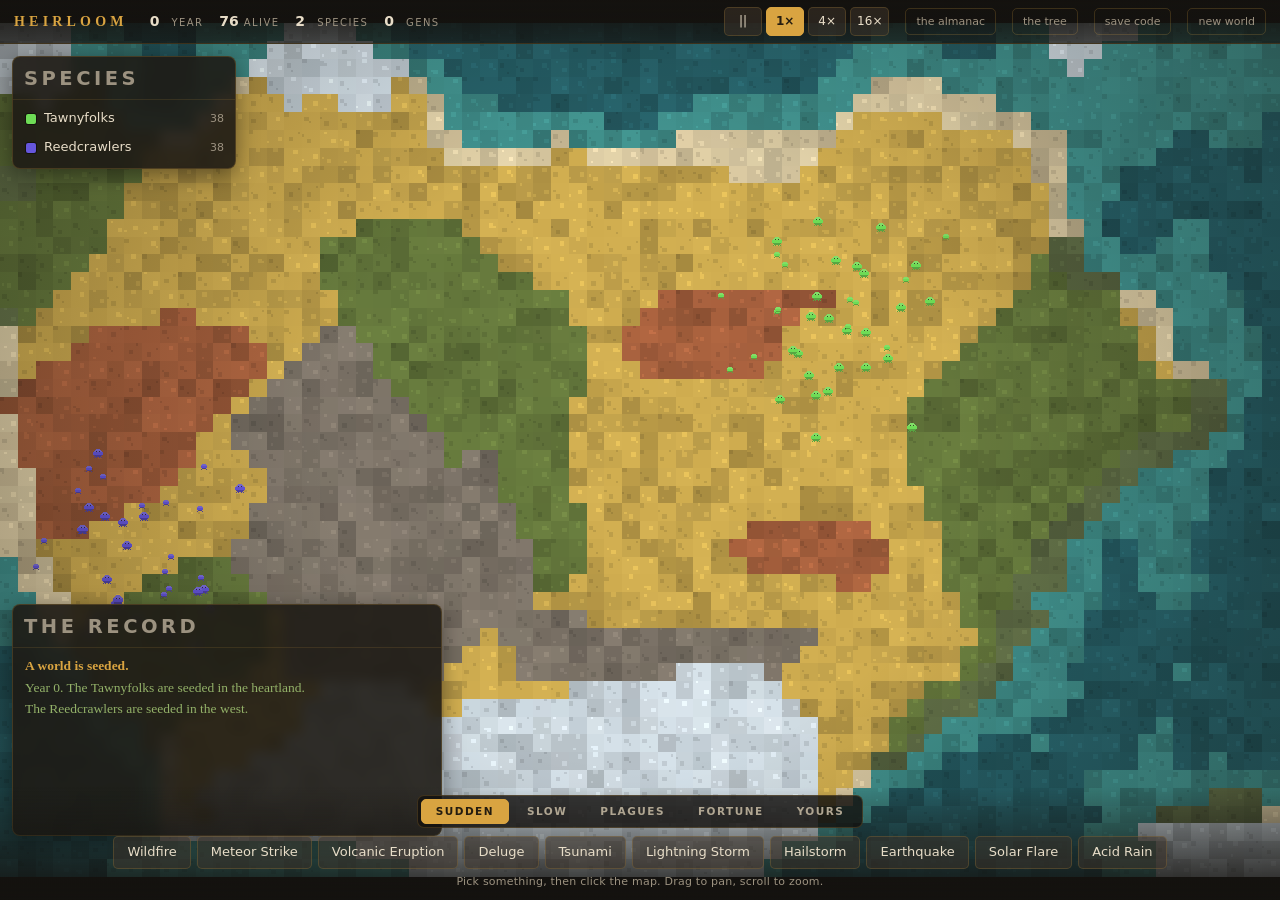
<file: index.html>
<!DOCTYPE html>
<html lang="en">
<head>
<meta charset="utf-8">
<meta name="viewport" content="width=device-width, initial-scale=1, maximum-scale=1, user-scalable=no, viewport-fit=cover">
<title>HEIRLOOM</title>
<link rel="stylesheet" href="css/style.css">
</head>
<body>

<canvas id="world"></canvas>

<div id="topbar">
  <span class="brand">HEIRLOOM</span>
  <span class="stat"><b id="statYear">0</b><i>year</i></span>
  <span class="stat"><b id="statPop">0</b><i>alive</i></span>
  <span class="stat"><b id="statSpecies">0</b><i>species</i></span>
  <span class="stat"><b id="statGen">0</b><i>gens</i></span>
  <span class="spacer"></span>
  <span class="speeds" id="speeds">
    <button data-speed="0" title="Pause (space)">||</button>
    <button data-speed="1" class="on">1&times;</button>
    <button data-speed="4">4&times;</button>
    <button data-speed="16">16&times;</button>
  </span>
  <button id="btnAlmanac" class="ghost" title="The almanac - everything in the game (a)">the almanac</button>
  <button id="btnTree" class="ghost" title="The family tree">the tree</button>
  <button id="btnSave" class="ghost" title="Save code">save code</button>
  <button id="btnNew" class="ghost" title="New world">new world</button>
</div>

<div id="species" class="card">
  <h2>Species</h2>
  <div id="speciesList"></div>
</div>

<div id="inspect" class="card hidden">
  <h2><span id="inspTitle">Creature</span><button id="inspClose" class="x">&times;</button></h2>
  <div id="inspBody"></div>
</div>

<div id="plagues" class="card hidden">
  <h2>Plagues</h2>
  <div id="plagueList"></div>
</div>

<div id="logcard" class="card">
  <h2>The record</h2>
  <div id="log"></div>
</div>

<div id="tools">
  <div class="toolcats" id="toolcats"></div>
  <div class="toolrow" id="disasters"></div>
  <div class="hint" id="hint">Click the map to set the fire.</div>
</div>

<div id="sheet" class="hidden">
  <div class="sheetbox">
    <h2><span id="sheetTitle"></span><button id="sheetClose" class="x">&times;</button></h2>
    <div id="sheetBody"></div>
  </div>
</div>

<div id="toast"></div>

<script src="js/rng.js"></script>
<script src="js/data-traits.js"></script>
<script src="js/data-strains.js"></script>
<script src="js/data-plagues.js"></script>
<script src="js/data-biomes.js"></script>
<script src="js/data-disasters.js"></script>
<script src="js/world.js"></script>
<script src="js/creature.js"></script>
<script src="js/species.js"></script>
<script src="js/sim.js"></script>
<script src="js/plague.js"></script>
<script src="js/log.js"></script>
<script src="js/render.js"></script>
<script src="js/tree.js"></script>
<script src="js/almanac.js"></script>
<script src="js/save.js"></script>
<script src="js/ui.js"></script>
<script src="js/main.js"></script>
</body>
</html>
</file>
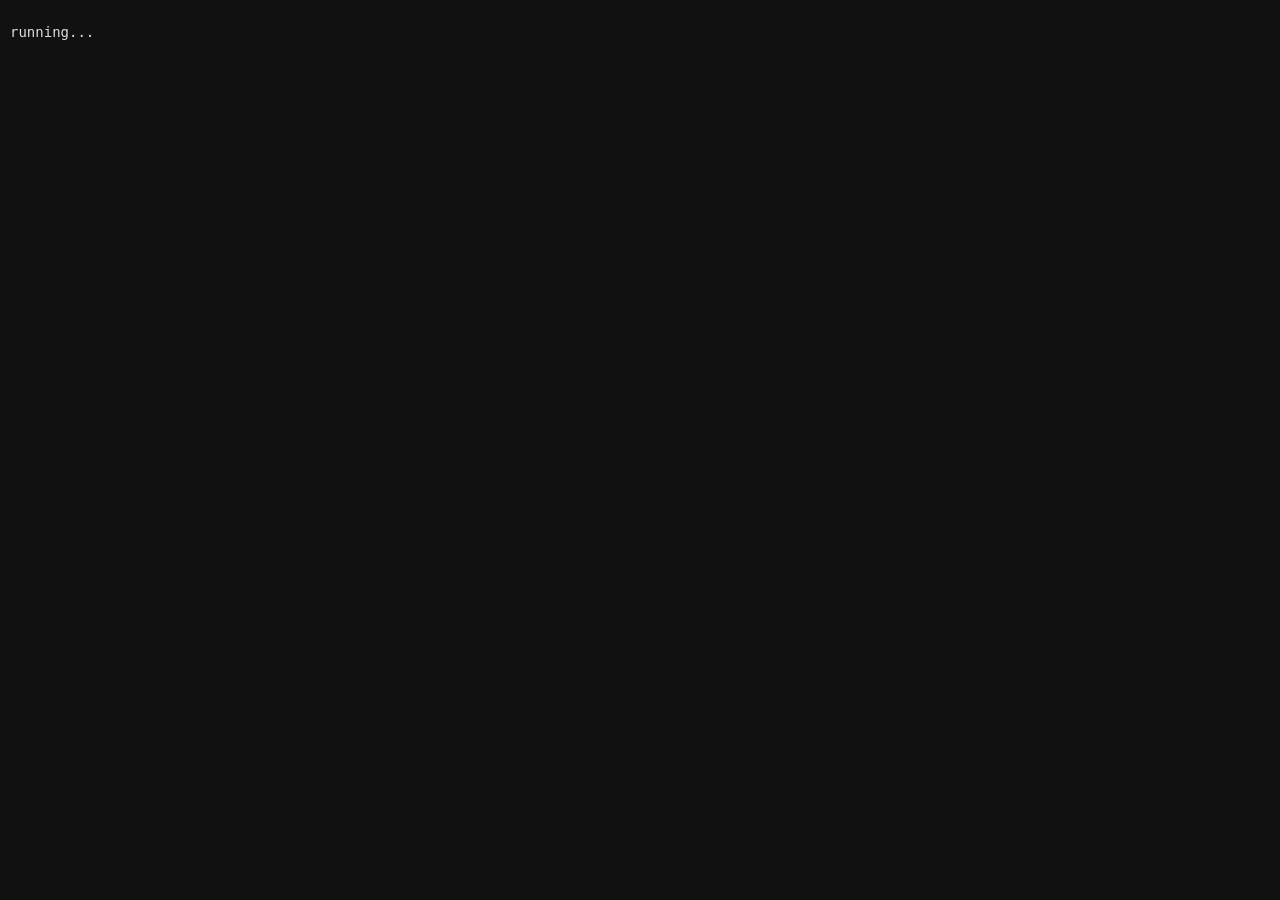
<file: tools/selftest.html>
<!DOCTYPE html><html><head><meta charset="utf-8"><title>HEIRLOOM selftest</title>
<style>body{background:#111;color:#ddd;font:13px monospace;margin:0}
#result{padding:10px;white-space:pre-wrap;font-size:14px}
#stage{position:fixed;left:0;top:0;width:640px;height:420px;opacity:0.001;pointer-events:none}
#world{width:640px;height:420px;display:block}</style></head><body>
<pre id="result">running...</pre>
<div id="stage">
  <canvas id="world"></canvas>
  <div id="topbar"><span id="statYear"></span><span id="statPop"></span><span id="statSpecies"></span><span id="statGen"></span>
    <span id="speeds"><button data-speed="0"></button><button data-speed="1"></button><button data-speed="4"></button><button data-speed="16"></button></span>
    <button id="btnNew"></button></div>
  <div id="species"><h2>Species</h2><div id="speciesList"></div></div>
  <div id="inspect" class="hidden"><span id="inspTitle"></span><button id="inspClose"></button><div id="inspBody"></div></div>
  <div id="plagues" class="hidden"><h2>Plagues</h2><div id="plagueList"></div></div>
  <div id="logcard"><h2>The record</h2><div id="log"></div></div>
  <div id="tools"><div id="toolcats"></div><div id="disasters"></div><div id="hint"></div></div>
  <div id="sheet" class="hidden"><span id="sheetTitle"></span><button id="sheetClose"></button><div id="sheetBody"></div></div>
  <button id="btnTree"></button><button id="btnSave"></button><button id="btnAlmanac"></button>
  <div id="toast"></div>
</div>
<script>
window.__errors = [];
window.onerror = function (m, s, l, c) { window.__errors.push(m + ' @' + (s||'').split('/').pop() + ':' + l); };
window.addEventListener('unhandledrejection', function(e){ window.__errors.push('promise: ' + e.reason); });
</script>
<script src="../js/rng.js"></script>
<script src="../js/data-traits.js"></script>
<script src="../js/data-strains.js"></script>
<script src="../js/data-plagues.js"></script>
<script src="../js/data-biomes.js"></script>
<script src="../js/data-disasters.js"></script>
<script src="../js/world.js"></script>
<script src="../js/creature.js"></script>
<script src="../js/species.js"></script>
<script src="../js/sim.js"></script>
<script src="../js/plague.js"></script>
<script src="../js/log.js"></script>
<script src="../js/render.js"></script>
<script src="../js/tree.js"></script>
<script src="../js/almanac.js"></script>
<script src="../js/save.js"></script>
<script src="../js/ui.js"></script>
<script src="../js/main.js"></script>
<script>
var OUT=[], NL=String.fromCharCode(10), R0=document.getElementById('result');
function say(t){OUT.push(t);R0.textContent=OUT.join(NL);}
function step(label,fn){try{say(label+' : '+fn());}catch(e){say(label+' : THREW '+e.message);}}
function colours(cv,n){
  var g=cv.getContext('2d'), d=g.getImageData(0,0,cv.width,cv.height).data, seen={}, c=0;
  var st=Math.max(4,((d.length/4/n)|0)*4);
  for(var i=0;i<d.length;i+=st){var k=(d[i]<<16)|(d[i+1]<<8)|d[i+2];if(!seen[k]){seen[k]=1;c++;}}
  return c;
}
function ashTiles(S){var n=0;for(var i=0;i<S.world.n;i++)if(S.world.ash[i]>0.05)n++;return n;}
setTimeout(function(){
  OUT.length=0;
  var G=window.Game, S=G&&G.sim, R=G&&G.renderer;
  say('errors      : '+(window.__errors.length?window.__errors.join(' | '):'none'));
  if(!S){say('GAME DID NOT START');return;}
  say('raf running : '+(S.year>0.5?'yes, reached year '+S.year.toFixed(1):'NO (year '+S.year.toFixed(2)+') - background tab throttling'));
  step('alive       ',function(){return S.aliveCount+'  born '+S.stats.born+'  deaths '+S.stats.total;});
  step('species     ',function(){return S.species.map(function(s){return s.plural()+' '+s.pop;}).join(', ');});
  step('world/canvas',function(){return S.world.w+'x'+S.world.h+'  canvas '+R.canvas.width+'x'+R.canvas.height+'  dpr '+R.dpr+'  zoom '+R.cam.z.toFixed(1);});
  step('terrain     ',function(){return R.terrain.width+'x'+R.terrain.height+', '+colours(R.terrain,4000)+' distinct colours';});
  step('draw()      ',function(){R.draw();return 'ok, screen shows '+colours(R.canvas,4000)+' distinct colours';});
  step('sprites     ',function(){return R.sprites.size+' baked from genomes';});
  step('ui          ',function(){return document.getElementById('speciesList').children.length+' species rows, '+document.getElementById('toolcats').children.length+' tabs, '+document.getElementById('disasters').children.length+' buttons in the first tab';});
  step('log         ',function(){return G.log.lines.length+' lines';});
  step('folding     ',function(){
    var sp=document.getElementById('species');
    var was=sp.classList.contains('folded');
    sp.querySelector('h2').dispatchEvent(new MouseEvent('click',{bubbles:true}));
    var now=sp.classList.contains('folded');
    sp.querySelector('h2').dispatchEvent(new MouseEvent('click',{bubbles:true}));
    return (was!==now&&sp.classList.contains('folded')===was)
      ? 'species card folds and unfolds on a tap' : 'FOLD TOGGLE BROKEN';
  });
  step('--topH      ',function(){
    G.measureTop();
    var v=getComputedStyle(document.documentElement).getPropertyValue('--topH').trim();
    return 'top bar measured at '+(v||'NOT SET');
  });
  step('300y by hand',function(){
    var t0=performance.now();
    for(var i=0;i<24*300;i++){ S.tick(1/24); if(i%(24*35)===0&&i) G.fire('wildfire',{}); }
    var ms=performance.now()-t0;
    return 'year '+S.year.toFixed(0)+'  alive '+S.aliveCount+'  born '+S.stats.born+'  ('+(24*300/(ms/1000)).toFixed(0)+' ticks/s in-browser)';
  });
  step('speciation  ',function(){
    var kids=S.species.filter(function(s){return s.parent;});
    return S.species.length+' species ever, '+kids.length+' from splits, '+S.livingSpecies().length+' alive'+
      (kids.length?'  ('+kids.map(function(k){return k.plural()+' from '+k.parent.plural()+' y'+k.founded;}).join('; ')+')':'');
  });
  step('strains     ',function(){
    return S.discovered.size+' discovered: '+(S.discovered.size?Array.from(S.discovered).join(', '):'none');
  });
  step('genomes     ',function(){
    var m={},n=0,tt=0,live=0;
    S.creatures.forEach(function(c){if(c.alive){m[c.mask]=1;tt+=c.d.traits.length;live++;}});
    for(var k in m)n++;
    return n+' distinct, avg '+(tt/Math.max(1,live)).toFixed(2)+' traits each';
  });
  step('sprite cache',function(){R.draw();return R.sprites.size+' baked';});
  var before=0;
  step('set a fire  ',function(){
    before=S.aliveCount;
    var sp=S.livingSpecies()[0];
    var line=G.fire('wildfire', sp?{x:Math.round(sp.cx),y:Math.round(sp.cy)}:{});
    return (line||'FAILED TO IGNITE')+'   '+S.world.fires.length+' tiles alight';
  });
  step('run 6y more ',function(){
    for(var i=0;i<24*6;i++) S.tick(1/24);
    return 'alive '+S.aliveCount+' (was '+before+')  burned total '+S.stats.burned+'  ash tiles '+ashTiles(S);
  });
  var pbefore=0;
  function sick(){var n=0;S.creatures.forEach(function(c){if(c.alive&&c.inf)n++;});return n;}
  step('a plague    ',function(){
    pbefore=S.aliveCount;
    var sp=S.livingSpecies()[0];
    var line=G.fire('plague-whisper', sp?{x:Math.round(sp.cx),y:Math.round(sp.cy)}:{});
    return (line||'FAILED TO INFECT')+'   '+sick()+' infected now';
  });
  step('run 45y more',function(){
    var peak=0,trough=S.aliveCount;
    for(var i=0;i<24*45;i++){S.tick(1/24);
      if(i%12===0){var n=sick();if(n>peak)peak=n;}
      if(S.aliveCount<trough)trough=S.aliveCount;}
    return 'alive '+S.aliveCount+' (was '+pbefore+', trough '+trough+')  peak sick '+peak+
           '  plague deaths '+S.stats.plague;
  });
  step('plague evo  ',function(){
    var all=S.plagues.concat(S.pastPlagues);
    if(!all.length) return 'NO LINEAGES AT ALL';
    return all.length+' lineages ('+S.plagues.length+' live): '+all.slice(0,3).map(function(p){
      return p.name+' spread '+p.transmission.toFixed(1)+' kills '+p.lethality.toFixed(2)+' R'+p.spreadRate().toFixed(1);
    }).join('; ');
  });
  step('immunity    ',function(){
    var n=0,g=0;S.creatures.forEach(function(c){if(c.alive&&c.imm){n++;for(var k in c.imm)if(c.imm[k]>g)g=c.imm[k];}});
    return n+' alive carry immune memory, deepest strain survived gen'+g;
  });
  step('plague panel',function(){
    window.UI.refresh();
    var card=document.getElementById('plagues');
    return document.getElementById('plagueList').children.length+' rows, card '+
      (card.classList.contains('hidden')?'hidden (nothing live)':'showing');
  });
  step('save code   ',function(){
    var code=window.SaveCode.encode(G);
    var back=window.SaveCode.decode(code);
    if(typeof back==='string')return 'REFUSED ITS OWN CODE: '+back;
    return code.length+' chars, '+back.events.length+' events, '+Math.round(back.ticks/24)+' years  ['+code.slice(0,64)+'...]';
  });
  step('save refuses',function(){
    var junk=['','hello','H1|s'],out=[];
    for(var i=0;i<junk.length;i++){var r=window.SaveCode.decode(junk[i]);
      out.push(typeof r==='string'?'refused':'ACCEPTED JUNK');}
    return out.join(', ');
  });
  step('family tree ',function(){
    window.UI.showTree();
    var body=document.getElementById('sheetBody');
    if(!body.querySelector('svg')){window.UI.closeSheet();return 'NO SVG';}
    var bars=(body.innerHTML.match(/<rect/g)||[]).length;
    var lines=(body.innerHTML.match(/<path/g)||[]).length;
    var dirty=/NaN|undefined|Infinity/.test(body.innerHTML);
    window.UI.closeSheet();
    return bars+' bars and '+lines+' split lines for '+S.species.length+' species, '+
      (dirty?'BAD NUMBERS IN SVG':'numbers clean')+', '+S.timeline.length+' disasters marked';
  });
  step('almanac     ',function(){
    var out=[],dirty=0,empty=[];
    for(var i=0;i<window.Almanac.TABS.length;i++){
      var t=window.Almanac.TABS[i];
      window.UI.showAlmanac(t.id);
      var body=document.getElementById('sheetBody');
      var cards=body.querySelectorAll('.alm').length;
      var got=body.querySelectorAll('.alm.got').length;
      var tabs=body.querySelectorAll('.almtab.on').length;
      if(/NaN|undefined|Infinity/.test(body.innerHTML))dirty++;
      if(!cards||tabs!==1)empty.push(t.id);
      out.push(t.id+' '+got+'/'+cards);
    }
    // The reveal toggle has to be a real button that really re-renders.
    window.UI.showAlmanac('strains');
    var before=document.getElementById('sheetBody').innerHTML.length;
    var rev=document.getElementById('almReveal');
    if(rev)rev.click();
    var after=document.getElementById('sheetBody').innerHTML.length;
    if(document.getElementById('almReveal'))document.getElementById('almReveal').click();
    window.UI.closeSheet();
    return out.join(', ')+' found'+
      (dirty?'  BAD NUMBERS on '+dirty+' tabs':'  numbers clean')+
      (empty.length?'  EMPTY: '+empty.join(','):'')+
      '  reveal '+(after>before?'grew the page by '+(after-before)+' chars':'DID NOTHING');
  });
  step('save sheet  ',function(){
    window.UI.showSave();
    var box=document.getElementById('savebox');
    var ok=box&&box.value.indexOf('H1|')===0;
    var open=window.UI.sheetOpen();
    window.UI.closeSheet();
    return (ok?'textarea prefilled':'SAVE SHEET BROKEN')+', sheet opened '+open+', closes '+!window.UI.sheetOpen();
  });
  step('redraw      ',function(){R.draw();return 'ok, '+colours(R.canvas,4000)+' distinct colours';});
  step('log tail    ',function(){return G.log.lines.slice(-5).map(function(l){return l.text;}).join('  //  ');});
  // The one path the synchronous steps cannot reach: the real chunked restore.
  function print(S2){
    return [S2.year.toFixed(4), S2.aliveCount, S2.stats.born, S2.stats.total,
      S2.species.map(function(x){return x.plural()+':'+x.pop+':'+x.founded;}).join(','),
      S2.plagues.concat(S2.pastPlagues).map(function(p){return p.name+':'+p.everInfected;}).sort().join(','),
      S2.creatures.filter(function(c){return c.alive;}).map(function(c){
        return c.mask+'@'+c.x.toFixed(3)+','+c.y.toFixed(3);}).sort().join('|')].join(' ~ ');
  }
  G.setSpeed(0);
  S.census();   // restore ends with one, so both sides must have had one
  var wanted=print(S), code2=window.SaveCode.encode(G);
  say('restoring   : replaying '+Math.round(window.SaveCode.decode(code2).ticks/24)+' years from the code...');
  window.SaveCode.restore(G, window.SaveCode.decode(code2), null, function(){
    G.setSpeed(0);
    var got=print(G.sim);
    if(got===wanted) say('round trip  : EXACT - same year, population, species, plagues and every genome/position');
    else{
      var w=wanted.split(' ~ '), g=got.split(' ~ '), names=['year','alive','born','deaths','species','plagues','creatures'];
      var diff=[];for(var i=0;i<w.length;i++)if(w[i]!==g[i])diff.push(names[i]);
      say('round trip  : DIFFERS in '+diff.join(', '));
      say('        was : '+wanted.slice(0,150));
      say('        got : '+got.slice(0,150));
    }
    say('errors after: '+(window.__errors.length?window.__errors.join(' | '):'none'));
  });
},2000);
</script></body></html>
</file>
<file: css/style.css>
/* HEIRLOOM - warm, calm, documentary. Cream, gold, peach, rust, teal. */

:root{
  --bg:#14120f;
  --panel:rgba(31,27,22,0.90);
  --panel-solid:#1f1b16;
  --edge:rgba(217,164,65,0.20);
  --edge-hot:rgba(217,164,65,0.55);
  --ink:#e8ddc8;
  --muted:#9c9280;
  --gold:#d9a441;
  --rust:#c8663a;
  --green:#93b169;
  --teal:#5fa8a2;
}

*{box-sizing:border-box}
html,body{height:100%;margin:0}
body{
  background:var(--bg); color:var(--ink); overflow:hidden;
  font:13px/1.45 "Segoe UI", Roboto, -apple-system, system-ui, sans-serif;
  -webkit-font-smoothing:antialiased; user-select:none;
}

#world{position:fixed;inset:0;width:100%;height:100%;display:block;cursor:grab;image-rendering:pixelated}
#world.dragging{cursor:grabbing}
#world.aiming{cursor:crosshair}

/* ---- top bar ---- */
#topbar{
  position:fixed;top:0;left:0;right:0;height:44px;z-index:20;
  display:flex;align-items:center;gap:16px;padding:0 14px;
  background:linear-gradient(180deg,rgba(20,18,15,0.96),rgba(20,18,15,0.70));
  border-bottom:1px solid var(--edge);
}
.brand{
  font:600 14px/1 Georgia,"Iowan Old Style","Palatino Linotype",serif;
  letter-spacing:.30em; color:var(--gold); padding-right:6px;
}
.stat{display:flex;align-items:baseline;gap:5px}
.stat b{font-weight:600;font-size:14px;color:var(--ink);font-variant-numeric:tabular-nums;min-width:1.2em}
.stat i{font-style:normal;font-size:10px;letter-spacing:.14em;text-transform:uppercase;color:var(--muted)}
.spacer{flex:1}

button{
  font:inherit;color:var(--ink);background:rgba(60,52,42,0.55);
  border:1px solid var(--edge);border-radius:5px;padding:5px 10px;cursor:pointer;
  transition:background .12s,border-color .12s,color .12s;
}
button:hover{background:rgba(90,76,58,0.7);border-color:var(--edge-hot)}
button.on{background:var(--gold);border-color:var(--gold);color:#241c10;font-weight:600}
button.ghost{background:transparent;color:var(--muted);font-size:11px}
button.ghost:hover{color:var(--ink)}
.speeds{display:flex;gap:4px}
.speeds button{min-width:38px;text-align:center;padding:5px 6px;font-size:12px}

/* ---- floating cards ---- */
.card{
  position:fixed;z-index:15;background:var(--panel);
  border:1px solid var(--edge);border-radius:8px;
  backdrop-filter:blur(6px);-webkit-backdrop-filter:blur(6px);
  box-shadow:0 6px 22px rgba(0,0,0,0.42);
}
.card h2{
  margin:0;padding:8px 11px 6px;font:600 10px/1 inherit;
  letter-spacing:.18em;text-transform:uppercase;color:var(--muted);
  border-bottom:1px solid rgba(217,164,65,0.13);
  display:flex;align-items:center;justify-content:space-between;
}
.card .x{background:none;border:none;color:var(--muted);padding:0 2px;font-size:16px;line-height:1}
.card .x:hover{color:var(--ink);background:none}
.hidden{display:none !important}

#species{top:56px;left:12px;width:224px;max-height:38vh;display:flex;flex-direction:column}
#speciesList{overflow-y:auto;padding:4px 0 6px}

.sp{display:flex;align-items:center;gap:8px;padding:5px 11px;cursor:pointer;border-left:2px solid transparent}
.sp:hover{background:rgba(217,164,65,0.07)}
.sp.sel{background:rgba(217,164,65,0.12);border-left-color:var(--gold)}
.sp .dot{width:10px;height:10px;border-radius:2px;flex:0 0 auto;box-shadow:0 0 0 1px rgba(0,0,0,0.45)}
.sp .nm{flex:1;overflow:hidden;text-overflow:ellipsis;white-space:nowrap}
.sp .pp{color:var(--muted);font-variant-numeric:tabular-nums;font-size:11px}
.sp.gone .nm{color:var(--muted);text-decoration:line-through}
.sp.gone .dot{opacity:.35}

#inspect{top:56px;right:12px;width:250px;max-height:62vh;display:flex;flex-direction:column}
#inspBody{overflow-y:auto;padding:8px 11px 11px}
.kv{display:flex;justify-content:space-between;gap:8px;padding:2px 0;font-size:12px}
.kv span{color:var(--muted)}
.kv b{font-weight:500;font-variant-numeric:tabular-nums}
.trait{padding:6px 8px;margin:5px 0;background:rgba(60,52,42,0.4);border-left:2px solid var(--gold);border-radius:0 4px 4px 0}
.trait .tn{font-weight:600;font-size:12px;display:flex;justify-content:space-between}
.trait .tn em{font-style:normal;color:var(--gold);font-size:11px}
.trait .td{color:var(--muted);font-size:11px;line-height:1.35;margin-top:2px}
.trait .tc{color:var(--rust);font-size:11px;line-height:1.35;margin-top:2px}
.sub{font-size:10px;letter-spacing:.16em;text-transform:uppercase;color:var(--muted);margin:10px 0 2px}

/* ---- plagues ---- */
#plagues{right:12px;bottom:64px;width:250px;max-height:34vh;display:flex;flex-direction:column}
#plagueList{overflow-y:auto;padding:4px 0 6px}
.pl{padding:4px 11px 5px}
.pl+.pl{border-top:1px solid rgba(217,164,65,0.08)}
.pl .pn{display:flex;align-items:center;gap:7px;font-size:12px}
.pl .pn span{flex:1;overflow:hidden;text-overflow:ellipsis;white-space:nowrap}
.pl .pn b{font-weight:600;font-variant-numeric:tabular-nums;color:var(--ink)}
.pl .dot{width:8px;height:8px;border-radius:50%;flex:0 0 auto;box-shadow:0 0 0 1px rgba(0,0,0,0.5)}
.pl .pv{font-size:10.5px;color:var(--muted);margin:1px 0 0 15px;font-variant-numeric:tabular-nums}
.pl.fading .pn span{color:var(--muted)}
.pmore{font-size:10.5px;color:var(--muted);padding:3px 11px 0;font-style:italic}

/* ---- the record ---- */
#logcard{left:12px;bottom:64px;width:min(430px,calc(100vw - 24px));height:min(232px,32vh);display:flex;flex-direction:column}
#log{
  flex:1;overflow-y:auto;padding:7px 12px 10px;
  font:13.5px/1.5 Georgia,"Iowan Old Style","Palatino Linotype",serif;
}
.logline{margin:1px 0;color:#d8ceb8}
.logline.event{color:var(--gold);font-weight:600}
.logline.death{color:#d4886a}
.logline.life{color:var(--green)}
.logline.split{color:#e5c46a;font-weight:600}
.logline.plain{color:#a99f8b}

/* ---- tools ---- */
#tools{position:fixed;left:0;right:0;bottom:0;z-index:18;padding:8px 12px 10px;
  display:flex;flex-direction:column;align-items:center;gap:5px;
  background:linear-gradient(0deg,rgba(20,18,15,0.94),rgba(20,18,15,0));}
.toolrow{display:flex;gap:6px;flex-wrap:wrap;justify-content:center}
.toolrow button{padding:6px 13px}
.toolrow button.armed{background:var(--rust);border-color:var(--rust);color:#fff}
.hint{font-size:11px;color:var(--muted);min-height:14px;letter-spacing:.02em}

#toast{
  position:fixed;left:50%;top:58px;transform:translateX(-50%);z-index:30;
  background:rgba(31,27,22,0.95);border:1px solid var(--edge-hot);border-radius:6px;
  padding:7px 15px;font-size:12.5px;color:var(--ink);opacity:0;pointer-events:none;
  transition:opacity .25s;
}
#toast.show{opacity:1}

::-webkit-scrollbar{width:8px;height:8px}
::-webkit-scrollbar-track{background:transparent}
::-webkit-scrollbar-thumb{background:rgba(217,164,65,0.22);border-radius:4px}
::-webkit-scrollbar-thumb:hover{background:rgba(217,164,65,0.4)}

@media (max-width:760px){
  #species{max-height:26vh;width:180px}
  #logcard{width:calc(100vw - 24px);height:150px;bottom:74px}
  #inspect{width:calc(100vw - 24px);right:12px;left:12px;max-height:44vh}
  #plagues{width:180px;max-height:24vh;bottom:74px}
  .stat i{display:none}
  .brand{letter-spacing:.18em}
}

/* ---- strains, flaws, lineage ---- */
.strain{padding:7px 9px;margin:6px 0;border-radius:0 4px 4px 0;
  background:linear-gradient(90deg,rgba(217,164,65,0.22),rgba(217,164,65,0.06));
  border-left:2px solid var(--gold)}
.strain .tn{font-weight:600;font-size:12.5px;display:flex;justify-content:space-between;color:#f0dda8}
.strain .tn em{font-style:normal;color:var(--gold);font-size:9px;letter-spacing:.16em;text-transform:uppercase}
.strain .td{color:#c8bda4;font-size:11px;line-height:1.4;margin-top:3px}
.flaw{padding:7px 9px;margin:6px 0;border-radius:0 4px 4px 0;
  background:rgba(120,80,70,0.20);border-left:2px solid #a86048}
.flaw .tn{font-weight:600;font-size:12.5px;display:flex;justify-content:space-between;color:#e0a48c}
.flaw .tn em{font-style:normal;color:#a86048;font-size:9px;letter-spacing:.16em;text-transform:uppercase}
.flaw .td{color:#bda79c;font-size:11px;line-height:1.4;margin-top:3px}
.lineage{font-size:11px;line-height:1.45;color:var(--muted);margin:6px 0 2px;
  padding-left:8px;border-left:1px solid rgba(217,164,65,0.28)}
.lineage b{color:var(--ink);font-weight:500}
.sp .star{font-style:normal;color:var(--gold);font-size:13px;line-height:1;margin:0 3px 0 -2px}

/* ---- disaster category tabs ---- */
.toolcats{display:flex;gap:3px;margin-bottom:3px;padding:3px;border-radius:7px;
  background:rgba(20,18,15,0.82);border:1px solid var(--edge)}
.toolcats .cat{padding:4px 14px;font-size:10.5px;font-weight:600;letter-spacing:.14em;
  text-transform:uppercase;background:transparent;border-color:transparent;
  color:#b0a692;border-radius:5px}
.toolcats .cat:hover{color:var(--ink);background:rgba(217,164,65,0.08)}
.toolcats .cat.on{color:#241c10;background:var(--gold);border-color:var(--gold)}
.toolrow button.good{border-color:rgba(147,177,105,0.4)}
.toolrow button.good:hover{background:rgba(147,177,105,0.24)}
.toolrow button.slow{border-color:rgba(95,168,162,0.4)}
.toolrow button.slow:hover{background:rgba(95,168,162,0.22)}
.toolrow button.plague{border-color:rgba(185,168,216,0.45)}
.toolrow button.plague:hover{background:rgba(185,168,216,0.20)}
.toolrow button.player{border-color:rgba(217,164,65,0.5)}

/* ---- the full-screen sheet: the tree, and the save code ---- */
#sheet{
  position:fixed;inset:0;z-index:40;display:flex;align-items:center;justify-content:center;
  padding:26px;background:rgba(12,11,9,0.74);
  backdrop-filter:blur(3px);-webkit-backdrop-filter:blur(3px);
}
#sheet .sheetbox{
  background:var(--panel);border:1px solid var(--edge);border-radius:9px;
  box-shadow:0 14px 46px rgba(0,0,0,0.6);
  width:min(560px,100%);max-height:100%;display:flex;flex-direction:column;
}
#sheet.wide .sheetbox{width:min(1180px,100%)}
#sheet h2{
  margin:0;padding:9px 12px 7px;font:600 10px/1 inherit;
  letter-spacing:.18em;text-transform:uppercase;color:var(--muted);
  border-bottom:1px solid rgba(217,164,65,0.13);
  display:flex;align-items:center;justify-content:space-between;
}
#sheet .x{background:none;border:none;color:var(--muted);padding:0 2px;font-size:17px;line-height:1}
#sheet .x:hover{color:var(--ink);background:none}
#sheetBody{overflow:auto;padding:12px 14px 15px}

.treehead{
  font:13px/1.5 Georgia,"Iowan Old Style","Palatino Linotype",serif;
  color:var(--muted);margin:0 0 8px 2px;
}
.treeplot{min-width:520px}
.treeplot svg{display:block}

.sheetnote{
  margin:0 0 9px;font:13px/1.5 Georgia,"Iowan Old Style","Palatino Linotype",serif;color:#c8bda4;
}
#savebox{
  width:100%;height:112px;box-sizing:border-box;resize:vertical;
  background:rgba(12,11,9,0.6);color:var(--ink);
  border:1px solid var(--edge);border-radius:5px;padding:8px 9px;
  font:11.5px/1.45 ui-monospace,Consolas,monospace;word-break:break-all;
}
#savebox:focus{outline:none;border-color:var(--gold)}
.sheetrow{display:flex;align-items:center;gap:8px;margin-top:9px}
.sheetrow button{padding:6px 13px}
#saveMsg{font-size:11.5px;color:var(--gold)}

@media (max-width:760px){
  #sheet{padding:10px}
  #sheetBody{padding:9px 10px 12px}
}

/* ---- small screens ------------------------------------------------------
   Phones, in both orientations, and any short desktop window. The map is 3:2
   and a portrait phone is about 1:2.2, so the world can never fill the screen;
   this leans into that rather than fighting it. The two list panels fold to
   their title bar (tap to open), the disaster row scrolls sideways instead of
   wrapping into five rows of buttons, and the top bar may take a second line -
   which is why its height is measured in main.js and handed back as --topH.
   Everything here is an override, so the desktop layout above is untouched.  */
:root{--topH:56px}

@media (max-width:700px), (max-height:520px){
  #topbar{
    height:auto;min-height:38px;flex-wrap:wrap;gap:4px 8px;
    padding:4px 8px 5px;padding-top:calc(4px + env(safe-area-inset-top));
  }
  .brand{font-size:11.5px;letter-spacing:.14em;padding-right:0}
  .stat b{font-size:13px}
  #topbar .spacer{display:none}
  #topbar button{padding:4px 8px;font-size:11px}
  .speeds button{padding:4px 7px}

  #species{top:var(--topH);max-height:22vh}
  #inspect{top:var(--topH);max-height:52vh}
  #logcard{bottom:calc(90px + env(safe-area-inset-bottom));height:20vh}
  #plagues{top:auto;bottom:calc(90px + env(safe-area-inset-bottom));max-height:19vh}

  .card h2{padding:7px 10px 5px;cursor:pointer}
  .card.folded{max-height:none}
  .card.folded > :not(h2){display:none}
  .card h2::after{content:'\2013';color:var(--gold);opacity:.65;font-size:13px;line-height:1}
  .card.folded h2::after{content:'+'}
  #inspect h2::after{content:none}
  #logcard.folded{height:auto}

  #tools{padding:4px 0 calc(5px + env(safe-area-inset-bottom))}
  .toolcats{margin-bottom:3px}
  .toolcats .cat{padding:5px 10px;font-size:10px;letter-spacing:.1em}
  .toolrow{
    flex-wrap:nowrap;overflow-x:auto;justify-content:flex-start;
    width:100%;padding:1px 8px 3px;gap:5px;
    scrollbar-width:none;-webkit-overflow-scrolling:touch;
  }
  .toolrow::-webkit-scrollbar{display:none}
  .toolrow button{flex:0 0 auto;padding:7px 12px;font-size:12px}
  .hint{display:none}

  #toast{top:calc(var(--topH) + 4px)}
  #sheet{padding:8px}
  #sheetBody{padding:9px 10px 12px}
  .treeplot{min-width:620px}
}

/* Portrait: everything is full width, and the record and the plague panel
   stack rather than sitting side by side. */
@media (max-width:700px){
  #species,#inspect,#logcard,#plagues{left:8px;right:8px;width:auto}
  #plagues{max-height:17vh}
  #plagues:not(.hidden) ~ #logcard{
    bottom:calc(90px + 17vh + 8px + env(safe-area-inset-bottom));
  }
}

/* Landscape on a phone: short and wide. Keep the two bottom panels side by
   side so the map keeps as much height as it can. */
@media (min-width:701px) and (max-height:520px){
  #species{width:190px;max-height:30vh}
  #logcard{width:min(360px,44vw);height:29vh}
  #plagues{width:210px;max-height:29vh}
  #inspect{width:220px}
}

/* ---- the almanac --------------------------------------------------------
   Everything in the game, in the same sheet the tree and the save code use.
   Two columns of cards on a desktop, one on a phone. A card the world has
   actually shown you is lit; one it has not is dimmed and says so.          */
.almtabs{
  display:flex;gap:3px;padding:3px;margin:0 0 10px;border-radius:7px;
  background:rgba(20,18,15,0.6);border:1px solid var(--edge);
  position:sticky;top:0;z-index:2;
}
.almtabs .almtab{
  flex:1;padding:5px 10px;font-size:10.5px;font-weight:600;letter-spacing:.13em;
  text-transform:uppercase;background:transparent;border-color:transparent;
  color:#b0a692;border-radius:5px;white-space:nowrap;
}
.almtabs .almtab:hover{color:var(--ink);background:rgba(217,164,65,0.08)}
.almtabs .almtab.on{color:#241c10;background:var(--gold);border-color:var(--gold)}

.almhead{display:flex;align-items:flex-start;gap:14px;margin:0 2px 12px}
.almhead p{
  margin:0;flex:1;font:13px/1.55 Georgia,"Iowan Old Style","Palatino Linotype",serif;
  color:#c8bda4;
}
.almcount{
  flex:0 0 auto;font-size:10px;letter-spacing:.14em;text-transform:uppercase;
  color:var(--muted);border:1px solid var(--edge);border-radius:5px;
  padding:5px 9px;white-space:nowrap;
}
.almcount b{color:var(--gold);font-size:13px;font-weight:600}

.almsub{
  font-size:10px;letter-spacing:.18em;text-transform:uppercase;color:var(--muted);
  margin:16px 2px 6px;padding-bottom:4px;border-bottom:1px solid rgba(217,164,65,0.13);
}
.almtoggle{margin:0 2px 10px}
.almtoggle button{font-size:11px;padding:4px 10px;color:var(--muted)}
.almtoggle button:hover{color:var(--ink)}

.almgrid{display:grid;grid-template-columns:repeat(2,minmax(0,1fr));gap:8px}
.alm{
  padding:8px 10px 9px;border-radius:0 5px 5px 0;
  background:rgba(60,52,42,0.26);border-left:2px solid rgba(217,164,65,0.28);
  opacity:.62;transition:opacity .12s;
}
.alm.got{opacity:1;background:rgba(60,52,42,0.46);border-left-color:var(--gold)}
.alm.strain.got{background:linear-gradient(90deg,rgba(217,164,65,0.20),rgba(217,164,65,0.05))}
.alm.flaw{border-left-color:#7a4838}
.alm.flaw.got{background:rgba(120,80,70,0.20);border-left-color:#a86048}
.alm.dis-good{border-left-color:rgba(147,177,105,0.5)}
.alm.dis-good.got{border-left-color:var(--green)}
.alm.dis-slow{border-left-color:rgba(95,168,162,0.5)}
.alm.dis-slow.got{border-left-color:var(--teal)}
.alm.dis-plague,.alm.plague{border-left-color:rgba(185,168,216,0.5)}
.alm.dis-plague.got,.alm.plague.got{border-left-color:#b9a8d8}

.alm .almn{
  display:flex;align-items:center;gap:6px;font-weight:600;font-size:12.5px;color:#f0e4c8;
}
.alm .almn em{
  margin-left:auto;font-style:normal;font-size:9.5px;letter-spacing:.12em;
  text-transform:uppercase;color:var(--gold);white-space:nowrap;
}
.almswatch{width:9px;height:9px;border-radius:2px;flex:0 0 auto;box-shadow:0 0 0 1px rgba(0,0,0,0.5)}
.alm .almd{color:#c0b6a0;font-size:11.5px;line-height:1.4;margin-top:3px}
.alm .almsnag{color:var(--rust);font-size:11px;line-height:1.4;margin-top:2px}
.alm .almline{font-size:11px;line-height:1.4;margin-top:3px;color:#bdb3a0}
.alm .almline span{color:var(--muted);font-size:9.5px;letter-spacing:.11em;text-transform:uppercase}
.alm .almline.bad{color:#d09a86}
.alm .almseen{
  font-size:10.5px;line-height:1.35;margin-top:6px;padding-top:5px;
  border-top:1px solid rgba(217,164,65,0.12);
}
.alm .almseen.got{color:var(--gold)}
.alm .almseen.not{color:var(--muted);font-style:italic}

@media (max-width:760px){
  .almgrid{grid-template-columns:minmax(0,1fr)}
  .almhead{flex-direction:column;gap:7px}
  /* Five tabs will not fit one phone-width row. Wrapping to two rows beats
     a sideways scroll nobody can see is there. */
  .almtabs{flex-wrap:wrap;gap:2px}
  .almtabs .almtab{flex:1 0 auto;padding:5px 8px;font-size:10px;letter-spacing:.1em}
}
</file>
